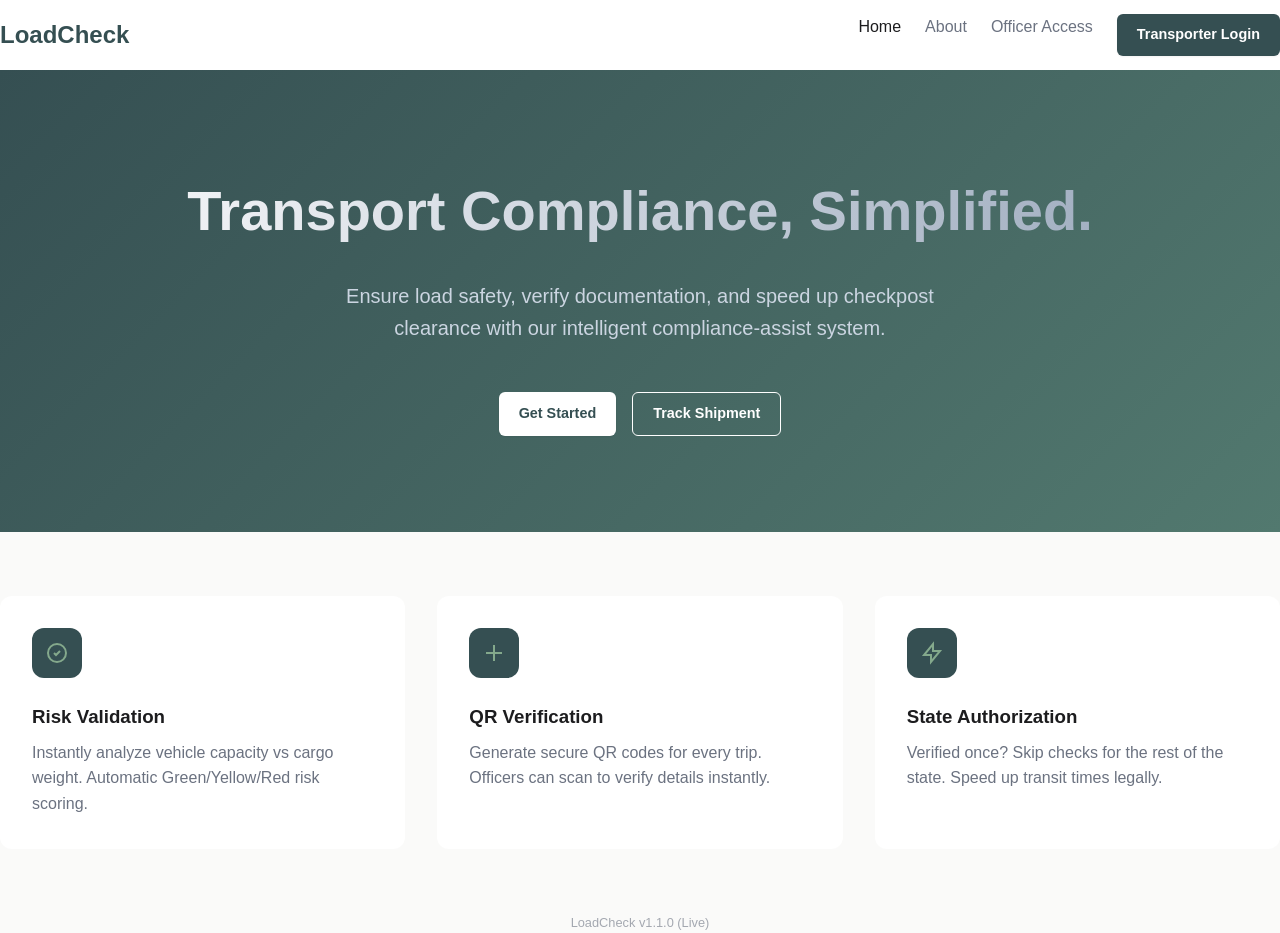
<file: loadcheck-main/frontend/public/index.html>
<!DOCTYPE html>
<html lang="en" data-theme="light">

<head>
    <meta charset="UTF-8">
    <meta name="viewport" content="width=device-width, initial-scale=1.0">
    <title>LoadCheck - Transport Compliance System</title>
    <meta name="description"
        content="Assist compliance, reduce delays. Verify load capacity and documentation instantly.">
    <link rel="stylesheet" href="styles/main.css">
    <link rel="stylesheet" href="styles/colors.css">
    <style>
        .hero-section {
            background: linear-gradient(135deg, var(--color-primary) 0%, var(--color-primary-light) 100%);
            color: white;
            padding: 6rem 0;
            text-align: center;
        }

        .hero-title {
            font-size: 3.5rem;
            margin-bottom: 1.5rem;
            background: linear-gradient(to right, #ffffff, #94a3b8);
            -webkit-background-clip: text;
            -webkit-text-fill-color: transparent;
        }

        .hero-subtitle {
            font-size: 1.25rem;
            color: #cbd5e1;
            max-width: 600px;
            margin: 0 auto 3rem;
        }

        .feature-grid {
            display: grid;
            grid-template-columns: repeat(auto-fit, minmax(300px, 1fr));
            gap: 2rem;
            margin: 4rem 0;
        }

        .feature-card {
            padding: 2rem;
            background: var(--color-bg-card);
            border-radius: var(--radius-lg);
            border: 1px solid var(--color-border);
            transition: transform var(--transition-smooth);
        }

        .feature-card:hover {
            transform: translateY(-5px);
        }

        .icon-box {
            width: 50px;
            height: 50px;
            background: var(--color-primary);
            border-radius: 12px;
            display: flex;
            align-items: center;
            justify-content: center;
            margin-bottom: 1.5rem;
            color: var(--color-accent);
        }
    </style>
</head>

<body>
    <nav style="background: var(--color-bg-card); border-bottom: 1px solid var(--color-border);">
        <div class="container"
            style="display: flex; justify-content: space-between; align-items: center; height: 70px;">
            <a href="index.html" style="font-weight: 700; font-size: 1.5rem; color: var(--color-primary);">LoadCheck</a>
            <div style="display: flex; gap: 1.5rem;">
                <a href="index.html" style="color: var(--color-text-main);">Home</a>
                <a href="about.html" style="color: var(--color-text-muted);">About</a>
                <a href="officer-view.html" style="color: var(--color-text-muted);">Officer Access</a>
                <a href="login.html" class="btn btn-primary">Transporter Login</a>
            </div>
        </div>
    </nav>

    <section class="hero-section">
        <div class="container">
            <h1 class="hero-title">Transport Compliance, Simplified.</h1>
            <p class="hero-subtitle">
                Ensure load safety, verify documentation, and speed up checkpost clearance with our intelligent
                compliance-assist system.
            </p>
            <div style="display: flex; gap: 1rem; justify-content: center;">
                <a href="login.html" class="btn btn-primary"
                    style="background: white; color: var(--color-primary); border: none;">Get Started</a>
                <a href="trip-public.html" class="btn btn-outline"
                    style="background: transparent; color: white; border: 1px solid white;">Track Shipment</a>
            </div>
        </div>
    </section>

    <section class="container">
        <div class="feature-grid">
            <div class="feature-card">
                <div class="icon-box">
                    <svg width="24" height="24" fill="none" stroke="currentColor" stroke-width="2" viewBox="0 0 24 24">
                        <path d="M9 12l2 2 4-4m6 2a9 9 0 11-18 0 9 9 0 0118 0z"></path>
                    </svg>
                </div>
                <h3>Risk Validation</h3>
                <p style="color: var(--color-text-muted); margin-top: 0.5rem;">
                    Instantly analyze vehicle capacity vs cargo weight. Automatic Green/Yellow/Red risk scoring.
                </p>
            </div>
            <div class="feature-card">
                <div class="icon-box">
                    <svg width="24" height="24" fill="none" stroke="currentColor" stroke-width="2" viewBox="0 0 24 24">
                        <path d="M12 4v16m8-8H4"></path>
                    </svg>
                </div>
                <h3>QR Verification</h3>
                <p style="color: var(--color-text-muted); margin-top: 0.5rem;">
                    Generate secure QR codes for every trip. Officers can scan to verify details instantly.
                </p>
            </div>
            <div class="feature-card">
                <div class="icon-box">
                    <svg width="24" height="24" fill="none" stroke="currentColor" stroke-width="2" viewBox="0 0 24 24">
                        <path d="M13 10V3L4 14h7v7l9-11h-7z"></path>
                    </svg>
                </div>
                <h3>State Authorization</h3>
                <p style="color: var(--color-text-muted); margin-top: 0.5rem;">
                    Verified once? Skip checks for the rest of the state. Speed up transit times legally.
                </p>
            </div>
        </div>
        <footer
            style="text-align: center; color: var(--color-text-muted); font-size: 0.8rem; margin-top: 2rem; opacity: 0.6;">
            LoadCheck v1.1.0 (Live)
        </footer>
    </section>
    <!-- Gateway Modal (Auto-triggers if ?id= is present) -->
    <style>
        .gateway-overlay {
            position: fixed;
            inset: 0;
            background: rgba(15, 23, 42, 0.9);
            z-index: 9999;
            display: none;
            align-items: center;
            justify-content: center;
            backdrop-filter: blur(5px);
        }

        .gateway-card {
            background: white;
            padding: 2.5rem;
            border-radius: 20px;
            width: 90%;
            max-width: 360px;
            text-align: center;
            box-shadow: 0 25px 50px -12px rgba(0, 0, 0, 0.25);
            animation: slideUp 0.3s ease-out;
        }

        @keyframes slideUp {
            from {
                transform: translateY(20px);
                opacity: 0;
            }

            to {
                transform: translateY(0);
                opacity: 1;
            }
        }

        .gateway-btn {
            display: block;
            width: 100%;
            padding: 1rem;
            margin-bottom: 0.75rem;
            border-radius: 12px;
            font-weight: 600;
            text-decoration: none;
            transition: 0.2s;
            border: none;
            font-size: 1rem;
        }
    </style>

    <div id="gatewayModal" class="gateway-overlay">
        <div class="gateway-card">
            <div
                style="width: 50px; height: 50px; background: #eff6ff; color: var(--color-primary); border-radius: 50%; display: flex; align-items: center; justify-content: center; margin: 0 auto 1.5rem;">
                <svg width="24" height="24" viewBox="0 0 24 24" fill="none" stroke="currentColor" stroke-width="2.5"
                    stroke-linecap="round" stroke-linejoin="round">
                    <rect x="3" y="11" width="18" height="11" rx="2" ry="2"></rect>
                    <path d="M7 11V7a5 5 0 0 1 10 0v4"></path>
                </svg>
            </div>

            <h2 style="margin: 0 0 0.5rem; color: #0f172a;">Verify Trip</h2>
            <div id="modalTripId"
                style="background: #f1f5f9; color: #475569; padding: 4px 12px; border-radius: 100px; display: inline-block; font-family: monospace; font-size: 0.85rem; font-weight: 600; margin-bottom: 1.5rem;">
                Looking up...
            </div>

            <p style="color: #64748b; margin-bottom: 2rem; font-size: 0.95rem; line-height: 1.5;">
                Select your role to access this trip's details.
            </p>

            <a id="modalPublicLink" href="#" class="gateway-btn"
                style="background: var(--color-primary); color: white;">Public Tracking</a>
            <a id="modalOfficerLink" href="#" class="gateway-btn"
                style="background: white; border: 1px solid #cbd5e1; color: #0f172a;">Officer Access</a>

            <button onclick="document.getElementById('gatewayModal').style.display='none'"
                style="background: none; border: none; color: #94a3b8; font-size: 0.85rem; margin-top: 1rem; cursor: pointer;">Close
                / Go Home</button>
        </div>
    </div>

    <script>
        document.addEventListener('DOMContentLoaded', () => {
            const params = new URLSearchParams(window.location.search);
            const tripId = params.get('id');

            if (tripId) {
                // Open Gateway Modal
                const modal = document.getElementById('gatewayModal');
                const title = document.getElementById('modalTripId');
                const publicLink = document.getElementById('modalPublicLink');
                const officerLink = document.getElementById('modalOfficerLink');

                modal.style.display = 'flex';
                title.textContent = `TRIP #${tripId.substring(0, 8).toUpperCase()}`;

                publicLink.href = `trip-public.html?id=${tripId}`;
                officerLink.href = `officer-view.html?id=${tripId}`;
            }
        });
    </script>
</body>

</html>
</file>
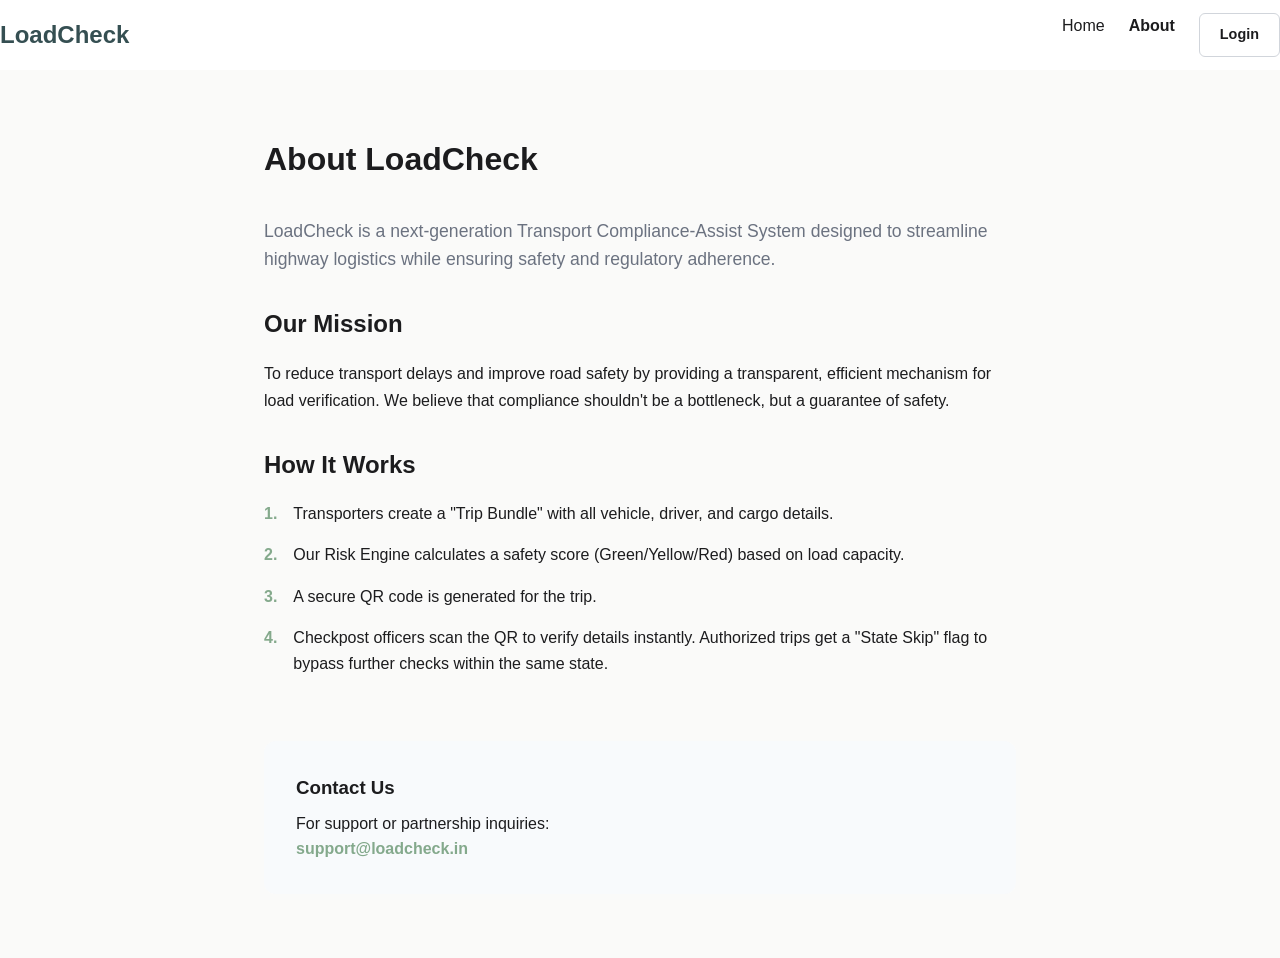
<file: loadcheck-main/frontend/public/about.html>
<!DOCTYPE html>
<html lang="en" data-theme="light">

<head>
    <meta charset="UTF-8">
    <meta name="viewport" content="width=device-width, initial-scale=1.0">
    <title>About - LoadCheck</title>
    <link rel="stylesheet" href="styles/main.css">
    <link rel="stylesheet" href="styles/colors.css">
</head>

<body>
    <nav style="background: var(--color-bg-card); border-bottom: 1px solid var(--color-border);">
        <div class="container"
            style="display: flex; justify-content: space-between; align-items: center; height: 70px;">
            <a href="index.html" style="font-weight: 700; font-size: 1.5rem; color: var(--color-primary);">LoadCheck</a>
            <div style="display: flex; gap: 1.5rem;">
                <a href="index.html" style="color: var(--color-text-main);">Home</a>
                <a href="about.html" style="color: var(--color-text-main); font-weight: 600;">About</a>
                <a href="login.html" class="btn btn-outline">Login</a>
            </div>
        </div>
    </nav>

    <div class="container" style="padding: 4rem 1.5rem; max-width: 800px;">
        <h1 style="margin-bottom: 2rem;">About LoadCheck</h1>
        <p style="font-size: 1.1rem; color: var(--color-text-muted); margin-bottom: 2rem;">
            LoadCheck is a next-generation Transport Compliance-Assist System designed to streamline highway logistics
            while ensuring safety and regulatory adherence.
        </p>

        <h2 style="margin-bottom: 1rem;">Our Mission</h2>
        <p style="margin-bottom: 2rem; line-height: 1.7;">
            To reduce transport delays and improve road safety by providing a transparent, efficient mechanism for load
            verification. We believe that compliance shouldn't be a bottleneck, but a guarantee of safety.
        </p>

        <h2 style="margin-bottom: 1rem;">How It Works</h2>
        <ul style="list-style: none; display: grid; gap: 1rem;">
            <li style="display: flex; gap: 1rem; align-items: start;">
                <span style="color: var(--color-accent); font-weight: 700;">1.</span>
                <span>Transporters create a "Trip Bundle" with all vehicle, driver, and cargo details.</span>
            </li>
            <li style="display: flex; gap: 1rem; align-items: start;">
                <span style="color: var(--color-accent); font-weight: 700;">2.</span>
                <span>Our Risk Engine calculates a safety score (Green/Yellow/Red) based on load capacity.</span>
            </li>
            <li style="display: flex; gap: 1rem; align-items: start;">
                <span style="color: var(--color-accent); font-weight: 700;">3.</span>
                <span>A secure QR code is generated for the trip.</span>
            </li>
            <li style="display: flex; gap: 1rem; align-items: start;">
                <span style="color: var(--color-accent); font-weight: 700;">4.</span>
                <span>Checkpost officers scan the QR to verify details instantly. Authorized trips get a "State Skip"
                    flag to bypass further checks within the same state.</span>
            </li>
        </ul>

        <div style="margin-top: 4rem; padding: 2rem; background: #F8FAFC; border-radius: var(--radius-lg);">
            <h3>Contact Us</h3>
            <p style="margin-top: 0.5rem;">For support or partnership inquiries:</p>
            <a href="mailto:support@loadcheck.in"
                style="font-weight: 600; color: var(--color-accent);">support@loadcheck.in</a>
        </div>
    </div>
</body>

</html>
</file>
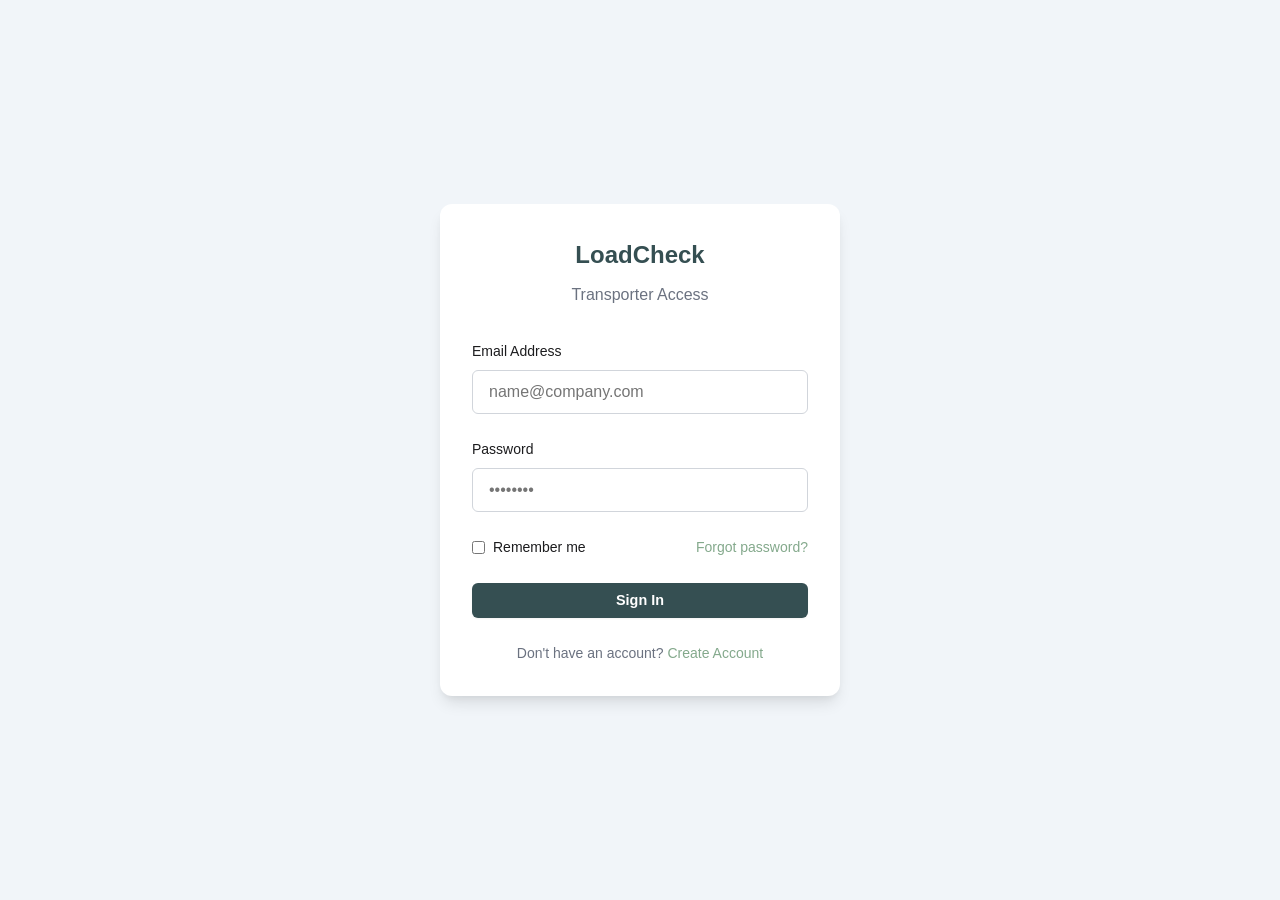
<file: loadcheck-main/frontend/public/create-trip.html>
<!DOCTYPE html>
<html lang="en">

<head>
    <meta charset="UTF-8">
    <meta name="viewport" content="width=device-width, initial-scale=1.0">
    <title>Create Trip - LoadCheck</title>
    <link href="https://fonts.googleapis.com/css2?family=Inter:wght@400;500;600;700&display=swap" rel="stylesheet">
    <style>
        :root {
            --primary: #2563eb;
            --primary-hover: #1d4ed8;
            --bg-main: #f8fafc;
            --sidebar: #ffffff;
            --border: #e2e8f0;
            --text-dark: #000000;
            --text-muted: #1a1a1a;
            --safe: #10b981;
            --warning: #f59e0b;
            --danger: #ef4444;
        }

        body {
            font-family: 'Inter', sans-serif;
            background-color: var(--bg-main);
            color: var(--text-dark);
            margin: 0;
            display: flex;
            min-height: 100vh;
        }

        /* --- Sidebar (Synced with Dashboard) --- */
        .sidebar {
            width: 260px;
            background: var(--sidebar);
            border-right: 1px solid var(--border);
            display: flex;
            flex-direction: column;
            position: fixed;
            height: 100vh;
            z-index: 100;
        }

        .brand {
            padding: 2rem 1.5rem;
            display: flex;
            align-items: center;
            gap: 12px;
            font-size: 1.25rem;
            font-weight: 800;
            color: var(--primary);
            letter-spacing: -0.5px;
        }

        .nav-links {
            list-style: none;
            padding: 0 0.75rem;
            margin: 0;
            flex-grow: 1;
        }

        .nav-links a {
            text-decoration: none;
            color: var(--text-muted);
            font-weight: 500;
            padding: 0.75rem 1rem;
            display: flex;
            border-radius: 8px;
            margin-bottom: 4px;
            transition: 0.2s;
        }

        .nav-links a.active,
        .nav-links a:hover {
            background: #eff6ff;
            color: var(--primary);
        }

        /* --- Stepper UI --- */
        .stepper {
            display: flex;
            justify-content: space-between;
            margin-bottom: 3rem;
            position: relative;
        }

        .step-item {
            display: flex;
            flex-direction: column;
            align-items: center;
            z-index: 2;
            flex: 1;
        }

        .step-circle {
            width: 36px;
            height: 36px;
            border-radius: 50%;
            background: white;
            border: 2px solid var(--border);
            display: flex;
            align-items: center;
            justify-content: center;
            font-weight: 600;
            margin-bottom: 0.5rem;
            transition: 0.3s;
        }

        .step-item.active .step-circle {
            background: var(--primary);
            border-color: var(--primary);
            color: white;
            box-shadow: 0 0 0 4px rgba(37, 99, 235, 0.1);
        }

        .step-label {
            font-size: 0.7rem;
            font-weight: 700;
            color: var(--text-muted);
            text-transform: uppercase;
            letter-spacing: 0.025em;
        }

        .step-item.active .step-label {
            color: var(--primary);
        }

        /* --- Form & Layout --- */
        .main-content {
            margin-left: 260px;
            flex-grow: 1;
            padding: 2.5rem 3rem;
            display: flex;
            justify-content: center;
        }

        .form-container {
            width: 100%;
            max-width: 700px;
        }

        .card {
            background: white;
            padding: 2.5rem;
            border-radius: 16px;
            border: 1px solid var(--border);
            box-shadow: 0 1px 3px rgba(0, 0, 0, 0.05);
        }

        .form-group {
            margin-bottom: 1.5rem;
        }

        .form-label {
            display: block;
            font-size: 0.875rem;
            font-weight: 600;
            margin-bottom: 0.5rem;
            color: var(--text-dark);
        }

        .form-input,
        .form-select {
            width: 100%;
            padding: 0.75rem 1rem;
            border: 1px solid var(--border);
            border-radius: 10px;
            font-size: 0.95rem;
            transition: 0.2s;
            box-sizing: border-box;
            background-color: #fff;
        }

        .form-input:focus {
            outline: none;
            border-color: var(--primary);
            box-shadow: 0 0 0 4px rgba(37, 99, 235, 0.1);
        }

        .grid-2 {
            display: grid;
            grid-template-columns: 1fr 1fr;
            gap: 1.5rem;
        }

        .btn {
            padding: 0.75rem 1.5rem;
            border-radius: 10px;
            font-weight: 600;
            cursor: pointer;
            transition: 0.2s;
            border: none;
            font-size: 0.95rem;
        }

        .btn-primary {
            background: var(--primary);
            color: white;
        }

        .btn-primary:hover {
            background: var(--primary-hover);
        }

        .btn-outline {
            background: transparent;
            border: 1px solid var(--border);
            color: var(--text-muted);
        }

        /* --- Modal --- */
        .modal-overlay {
            position: fixed;
            inset: 0;
            background: rgba(15, 23, 42, 0.7);
            display: flex;
            align-items: center;
            justify-content: center;
            z-index: 1000;
            opacity: 0;
            pointer-events: none;
            transition: 0.3s;
        }

        .modal-overlay.active {
            opacity: 1;
            pointer-events: all;
        }

        .success-card {
            background: white;
            padding: 3rem;
            border-radius: 24px;
            text-align: center;
            max-width: 400px;
            transform: scale(0.9);
            transition: 0.3s;
        }

        .modal-overlay.active .success-card {
            transform: scale(1);
        }

        .checkmark-circle {
            width: 70px;
            height: 70px;
            background: var(--safe);
            border-radius: 50%;
            color: white;
            font-size: 2rem;
            display: flex;
            align-items: center;
            justify-content: center;
            margin: 0 auto 1.5rem;
        }
    </style>
</head>

<body>
    <aside class="sidebar">
        <div class="brand">
            <svg width="24" height="24" viewBox="0 0 24 24" fill="none" stroke="currentColor" stroke-width="3"
                stroke-linecap="round" stroke-linejoin="round">
                <path d="M13 2L3 14h9l-1 8 10-12h-9l1-8z" />
            </svg>
            LoadCheck
        </div>
        <ul class="nav-links">
            <li><a href="dashboard.html">Overview</a></li>
            <li><a href="#" class="active">Create Trip</a></li>
            <li style="margin-top: auto;"><a href="index.html" style="color: var(--danger);">Logout</a></li>
        </ul>
    </aside>

    <main class="main-content">
        <div class="form-container">
            <header style="margin-bottom: 2.5rem; display: flex; justify-content: space-between; align-items: center;">
                <h2 style="margin: 0; font-size: 1.75rem; font-weight: 700;">Create New Trip</h2>
                <a href="dashboard.html" class="btn btn-outline" style="text-decoration: none;">Cancel</a>
            </header>

            <div class="stepper">
                <div class="step-item active" id="stepIndicator1">
                    <div class="step-circle">1</div>
                    <div class="step-label">Vehicle</div>
                </div>
                <div class="step-item" id="stepIndicator2">
                    <div class="step-circle">2</div>
                    <div class="step-label">Driver</div>
                </div>
                <div class="step-item" id="stepIndicator3">
                    <div class="step-circle">3</div>
                    <div class="step-label">Cargo</div>
                </div>
                <div class="step-item" id="stepIndicator4">
                    <div class="step-circle">4</div>
                    <div class="step-label">Taxes</div>
                </div>
                <div class="step-item" id="stepIndicator5">
                    <div class="step-circle">5</div>
                    <div class="step-label">Verify</div>
                </div>
            </div>

            <form id="createTripForm" class="card">
                <div class="form-step" id="step1">
                    <h3 style="margin-top: 0; margin-bottom: 1.5rem;">Vehicle Details</h3>
                    <div class="form-group">
                        <label class="form-label">RC Number</label>
                        <input type="text" name="vehicle_rc" class="form-input" placeholder="e.g., MH 12 AB 1234"
                            required>
                    </div>
                    <div class="grid-2">
                        <div class="form-group">
                            <label class="form-label">Insurance Expiry</label>
                            <input type="date" name="insurance_expiry" class="form-input" required>
                        </div>
                        <div class="form-group">
                            <label class="form-label">PUC Expiry</label>
                            <input type="date" name="puc_expiry" class="form-input" required>
                        </div>
                    </div>
                </div>

                <div class="form-step" id="step2" style="display: none;">
                    <h3 style="margin-top: 0; margin-bottom: 1.5rem;">Driver Details</h3>
                    <div class="form-group">
                        <label class="form-label">Driver License Number</label>
                        <input type="text" name="driver_license" class="form-input" placeholder="DL-1420110012345"
                            required>
                    </div>
                    <div class="form-group">
                        <label class="form-label">Driver Name</label>
                        <input type="text" name="driver_name" class="form-input" placeholder="Full Name" required>
                    </div>
                    <div class="form-group">
                        <label class="form-label">Co-Driver License (Optional)</label>
                        <input type="text" name="codriver_license" class="form-input">
                    </div>
                </div>

                <div class="form-step" id="step3" style="display: none;">
                    <h3 style="margin-top: 0; margin-bottom: 1rem;">Cargo Details</h3>
                    <div
                        style="background: #f8fafc; padding: 1rem; border-radius: 12px; margin-bottom: 1.5rem; border: 1px solid var(--border);">
                        <h4
                            style="font-size: 0.75rem; margin: 0 0 0.5rem; color: var(--text-muted); text-transform: uppercase;">
                            Risk Management Preview</h4>
                        <div style="display: flex; gap: 1rem; font-size: 0.75rem; font-weight: 500;">
                            <span style="display: flex; align-items: center; gap: 4px;"><span
                                    style="width: 8px; height: 8px; background: var(--safe); border-radius: 50%;"></span>
                                Green (&lt;80%)</span>
                            <span style="display: flex; align-items: center; gap: 4px;"><span
                                    style="width: 8px; height: 8px; background: var(--warning); border-radius: 50%;"></span>
                                Yellow (80-100%)</span>
                            <span style="display: flex; align-items: center; gap: 4px;"><span
                                    style="width: 8px; height: 8px; background: var(--danger); border-radius: 50%;"></span>
                                Red (&gt;100%)</span>
                        </div>
                    </div>
                    <div class="grid-2">
                        <div class="form-group">
                            <label class="form-label">Truck Capacity (Tons)</label>
                            <input type="number" name="capacity" class="form-input" step="0.1" required>
                        </div>
                        <div class="form-group">
                            <label class="form-label">Cargo Weight (Tons)</label>
                            <input type="number" name="weight" class="form-input" step="0.1" required>
                        </div>
                    </div>
                    <div class="form-group">
                        <label class="form-label">Cargo Type</label>
                        <select name="cargo_type" class="form-select">
                            <option value="general">General Goods</option>
                            <option value="perishable">Perishable / Food</option>
                            <option value="hazardous">Hazardous / Chemical</option>
                            <option value="fragile">Fragile / Electronics</option>
                        </select>
                    </div>
                    <div class="grid-2">
                        <div class="form-group">
                            <label class="form-label">Source</label>
                            <input type="text" name="source" class="form-input" required>
                        </div>
                        <div class="form-group">
                            <label class="form-label">Destination</label>
                            <input type="text" name="destination" class="form-input" required>
                        </div>
                    </div>
                    <div class="form-group">
                        <label class="form-label">Origin State</label>
                        <input type="text" name="origin_state" class="form-input" placeholder="e.g. MH" required
                            maxlength="2">
                    </div>
                </div>

                <div class="form-step" id="step4" style="display: none;">
                    <h3 style="margin-top: 0; margin-bottom: 1.5rem;">Tax & Compliance</h3>
                    <div class="form-group">
                        <label class="form-label">e-Way Bill Number</label>
                        <input type="text" name="eway_bill" class="form-input" required>
                    </div>
                    <div class="form-group">
                        <label class="form-label">Invoice Number</label>
                        <input type="text" name="invoice_no" class="form-input" required>
                    </div>
                    <div class="grid-2">
                        <div class="form-group">
                            <label class="form-label">Supplier GSTIN</label>
                            <input type="text" name="supplier_gst" class="form-input" required>
                        </div>
                        <div class="form-group">
                            <label class="form-label">Receiver GSTIN</label>
                            <input type="text" name="receiver_gst" class="form-input" required>
                        </div>
                    </div>
                </div>

                <div class="form-step" id="step5" style="display: none;">
                    <h3 style="margin-top: 0; margin-bottom: 1.5rem;">Self Declaration</h3>
                    <div style="background: #fffbeb; border: 1px solid #fde68a; padding: 1.5rem; border-radius: 12px;">
                        <p style="font-size: 0.9rem; line-height: 1.6; margin: 0; color: #92400e;">
                            I hereby declare that the information provided above is true and correct to the best of my
                            knowledge. I understand that any falsification of data regarding vehicle fitness, insurance,
                            or cargo weight is a punishable offense under the Motor Vehicles Act.
                        </p>
                        <label
                            style="display: flex; gap: 0.75rem; margin-top: 1.5rem; align-items: center; cursor: pointer; font-weight: 600; color: #92400e;">
                            <input type="checkbox" id="declarationCheck" style="width: 18px; height: 18px;">
                            I Agree and Accept Responsibility
                        </label>
                    </div>
                </div>

                <div
                    style="margin-top: 2.5rem; display: flex; justify-content: space-between; border-top: 1px solid var(--border); padding-top: 1.5rem;">
                    <button type="button" id="prevBtn" class="btn btn-outline"
                        style="visibility: hidden;">Previous</button>
                    <div>
                        <button type="button" id="nextBtn" class="btn btn-primary">Next</button>
                        <button type="submit" id="submitBtn" class="btn"
                            style="display: none; background-color: #10b981; color: #000000; font-weight: 700;">Generate
                            Trip QR</button>
                    </div>
                </div>
            </form>
        </div>
    </main>

    <div id="successModal" class="modal-overlay">
        <div class="success-card">
            <div class="checkmark-circle">✓</div>
            <h2 style="margin-top: 0; font-weight: 700;">Trip Generated!</h2>
            <p style="color: var(--text-muted); line-height: 1.5; margin-bottom: 0;">Validating details and generating
                secure QR code...</p>
        </div>
    </div>

    <script src="js/auth.js"></script>
    <script src="js/api.js"></script>
    <script src="js/createTrip.js"></script>
</body>

</html>
</file>
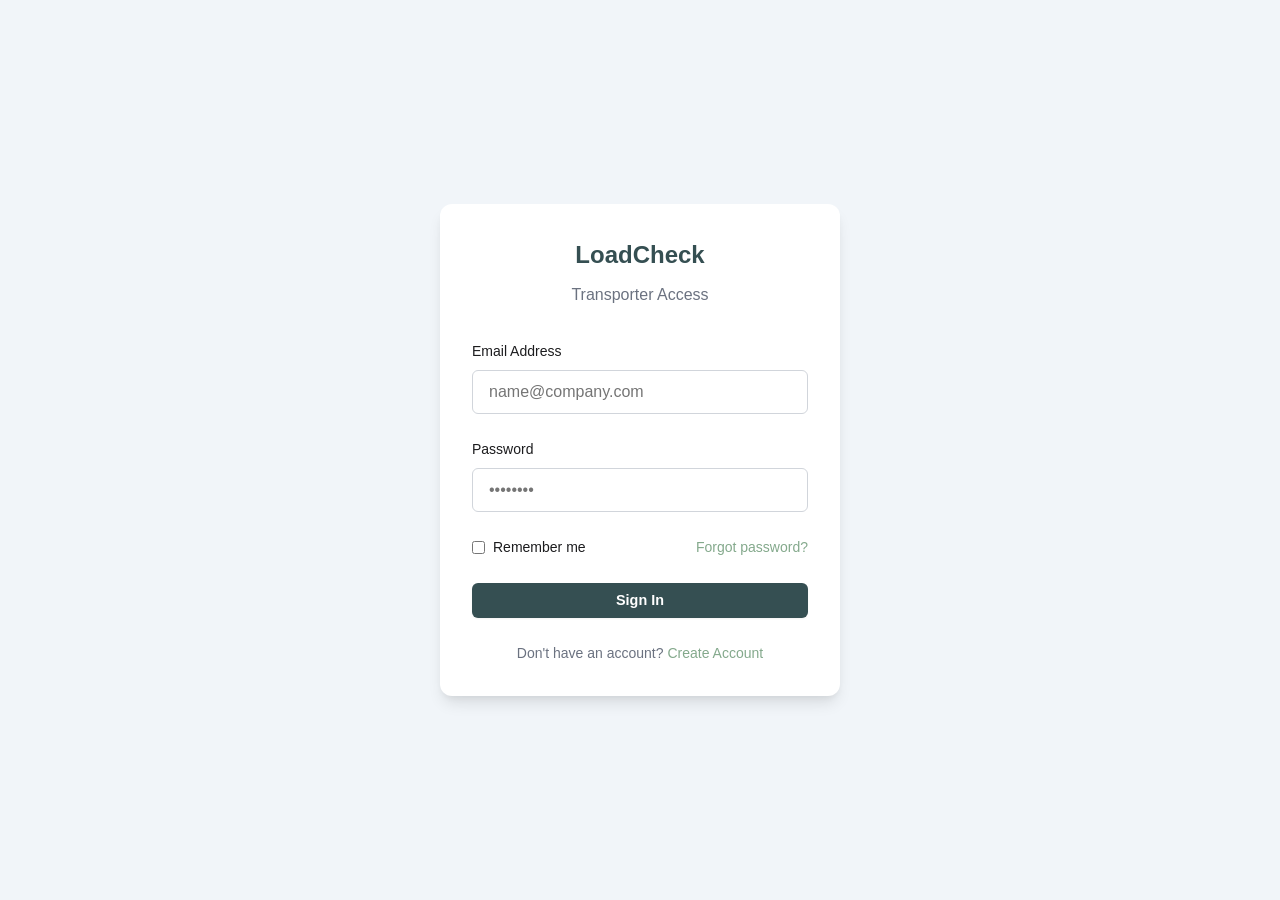
<file: loadcheck-main/frontend/public/dashboard.html>
<!DOCTYPE html>
<html lang="en">

<head>
    <meta charset="UTF-8">
    <meta name="viewport" content="width=device-width, initial-scale=1.0">
    <title>Dashboard - LoadCheck</title>
    <link href="https://fonts.googleapis.com/css2?family=Inter:wght@400;500;600;700&display=swap" rel="stylesheet">
    <style>
        :root {
            --primary: #2563eb;
            --primary-hover: #1d4ed8;
            --bg-sidebar: #ffffff;
            --bg-main: #f8fafc;
            --text-dark: #000000;
            --text-light: #1a1a1a;
            --border: #e2e8f0;
            --card-shadow: 0 1px 3px 0 rgb(0 0 0 / 0.1), 0 1px 2px -1px rgb(0 0 0 / 0.1);
        }

        body {
            font-family: 'Inter', sans-serif;
            background-color: var(--bg-main);
            color: var(--text-dark);
            margin: 0;
            display: flex;
            min-height: 100vh;
        }

        /* --- Sidebar Navigation --- */
        .sidebar {
            width: 260px;
            background: var(--bg-sidebar);
            border-right: 1px solid var(--border);
            display: flex;
            flex-direction: column;
            position: fixed;
            height: 100vh;
            z-index: 100;
        }

        .brand-section {
            padding: 2rem 1.5rem;
            display: flex;
            align-items: center;
            gap: 12px;
            font-size: 1.25rem;
            font-weight: 800;
            color: var(--primary);
            letter-spacing: -0.5px;
        }

        .nav-menu {
            list-style: none;
            padding: 0 0.75rem;
            margin: 0;
            flex-grow: 1;
        }

        .nav-item {
            text-decoration: none;
            color: var(--text-light);
            font-weight: 500;
            padding: 0.75rem 1rem;
            display: flex;
            align-items: center;
            gap: 12px;
            border-radius: 8px;
            margin-bottom: 4px;
            transition: all 0.2s;
        }

        .nav-item:hover {
            background: #f1f5f9;
            color: var(--text-dark);
        }

        .nav-item.active {
            background: #eff6ff;
            color: var(--primary);
        }

        .logout-btn {
            margin: 1rem 0.75rem 2rem;
            padding: 0.75rem 1rem;
            color: #ef4444;
            text-decoration: none;
            font-weight: 600;
            display: flex;
            align-items: center;
            gap: 10px;
            border-top: 1px solid var(--border);
            padding-top: 1.5rem;
        }

        /* --- Main Content Area --- */
        .content-area {
            margin-left: 260px;
            flex-grow: 1;
            padding: 2.5rem 3rem;
            max-width: 1300px;
        }

        .page-header {
            margin-bottom: 2.5rem;
            display: flex;
            justify-content: space-between;
            align-items: flex-end;
        }

        .page-header h2 {
            margin: 0;
            font-size: 1.875rem;
            font-weight: 700;
        }

        .page-header p {
            margin: 0.25rem 0 0;
            color: var(--text-light);
        }

        /* --- Metrics Grid --- */
        .metrics-grid {
            display: grid;
            grid-template-columns: repeat(3, 1fr);
            gap: 1.5rem;
            margin-bottom: 2.5rem;
        }

        .metric-card {
            background: #fff;
            padding: 1.5rem;
            border-radius: 12px;
            border: 1px solid var(--border);
            box-shadow: var(--card-shadow);
        }

        .metric-label {
            color: var(--text-light);
            font-size: 0.75rem;
            font-weight: 600;
            text-transform: uppercase;
            letter-spacing: 0.05em;
        }

        .metric-value {
            font-size: 2rem;
            font-weight: 700;
            margin: 0.5rem 0;
            display: flex;
            align-items: baseline;
            gap: 8px;
        }

        .metric-subtext {
            font-size: 0.875rem;
            color: var(--text-light);
        }

        /* --- Filters & Search --- */
        .action-bar {
            display: flex;
            gap: 1rem;
            margin-bottom: 1.5rem;
            align-items: center;
        }

        .search-box {
            flex-grow: 1;
            position: relative;
        }

        .input-field {
            width: 100%;
            padding: 0.75rem 1rem;
            border: 1px solid var(--border);
            border-radius: 8px;
            font-size: 0.93rem;
            box-sizing: border-box;
            transition: border-color 0.2s;
        }

        .input-field:focus {
            outline: none;
            border-color: var(--primary);
            box-shadow: 0 0 0 3px rgba(37, 99, 235, 0.1);
        }

        /* --- Table Styling --- */
        .table-container {
            background: #fff;
            border: 1px solid var(--border);
            border-radius: 12px;
            overflow: hidden;
            box-shadow: var(--card-shadow);
        }

        .table-title {
            padding: 1.25rem 1.5rem;
            border-bottom: 1px solid var(--border);
            display: flex;
            justify-content: space-between;
            align-items: center;
        }

        .table-title h3 {
            margin: 0;
            font-size: 1.1rem;
            font-weight: 700;
        }

        table {
            width: 100%;
            border-collapse: collapse;
        }

        th {
            background: #f8fafc;
            text-align: left;
            padding: 0.875rem 1.5rem;
            font-size: 0.75rem;
            font-weight: 600;
            color: var(--text-light);
            text-transform: uppercase;
        }

        td {
            padding: 1.125rem 1.5rem;
            border-bottom: 1px solid var(--border);
            font-size: 0.93rem;
        }

        .badge {
            padding: 4px 8px;
            border-radius: 6px;
            font-size: 0.75rem;
            font-weight: 700;
            text-transform: uppercase;
        }

        .badge-GREEN {
            background: #dcfce7;
            color: #166534;
        }

        .badge-YELLOW {
            background: #fef9c3;
            color: #854d0e;
        }

        .badge-RED {
            background: #fee2e2;
            color: #991b1b;
        }

        .btn-manage {
            color: var(--primary);
            text-decoration: none;
            font-weight: 600;
            font-size: 0.875rem;
        }

        .btn-manage:hover {
            text-decoration: underline;
        }
    </style>
</head>

<body>
    <aside class="sidebar">
        <div class="brand-section">
            <svg width="24" height="24" viewBox="0 0 24 24" fill="none" stroke="currentColor" stroke-width="3"
                stroke-linecap="round" stroke-linejoin="round">
                <path d="M13 2L3 14h9l-1 8 10-12h-9l1-8z" />
            </svg>
            LoadCheck
        </div>
        <nav class="nav-menu">
            <a href="dashboard.html" class="nav-item active">Overview</a>
            <a href="create-trip.html" class="nav-item">Create Trip</a>
            <a href="#" class="nav-item">My Trips</a>
            <a href="profile.html" class="nav-item">Profile</a>
        </nav>
        <a href="#" id="logoutBtn" class="logout-btn">
            <svg width="18" height="18" viewBox="0 0 24 24" fill="none" stroke="currentColor" stroke-width="2"
                stroke-linecap="round" stroke-linejoin="round">
                <path d="M9 21H5a2 2 0 0 1-2-2V5a2 2 0 0 1 2-2h4"></path>
                <polyline points="16 17 21 12 16 7"></polyline>
                <line x1="21" y1="12" x2="9" y2="12"></line>
            </svg>
            Logout
        </a>
    </aside>

    <main class="content-area">
        <div class="page-header">
            <div>
                <h2>Dashboard</h2>
                <p>Welcome back, <span id="userName" style="color: var(--text-dark); font-weight: 600;">Venkatesh</span>
                </p>
            </div>
        </div>

        <div class="metrics-grid">
            <div class="metric-card">
                <div class="metric-label">Safety Score</div>
                <div class="metric-value" style="color: #10b981;">98%</div>
                <div class="metric-subtext">Avg across 12 trips</div>
            </div>
            <div class="metric-card">
                <div class="metric-label">Active Trips</div>
                <div class="metric-value" id="activeTripsCount">0</div>
                <div class="metric-subtext">Currently in transit</div>
            </div>
            <div class="metric-card">
                <div class="metric-label">Pending Actions</div>
                <div class="metric-value" style="color: #f59e0b;">3</div>
                <div class="metric-subtext">Require attention</div>
            </div>
        </div>

        <div class="action-bar">
            <div class="search-box">
                <input type="text" id="searchInput" class="input-field" placeholder="Search Vehicle RC or Trip ID...">
            </div>
            <select id="statusFilter" class="input-field" style="width: 200px; cursor: pointer;">
                <option value="all">All Status</option>
                <option value="created">Created</option>
                <option value="in_transit">In Transit</option>
                <option value="completed">Completed</option>
            </select>
        </div>

        <div class="table-container">
            <div class="table-title">
                <h3>Recent Trips</h3>
                <a href="#" class="btn-manage" style="font-size: 0.8rem;">View All</a>
            </div>
            <table>
                <thead>
                    <tr>
                        <th>Trip ID</th>
                        <th>Date</th>
                        <th>Vehicle</th>
                        <th>Driver</th>
                        <th>Route</th>
                        <th>Risk</th>
                        <th>Status</th>
                        <th>Action</th>
                    </tr>
                </thead>
                <tbody id="tripTableBody">
                </tbody>
            </table>
        </div>
    </main>

    <script src="js/auth.js"></script>
    <script>
        let allTrips = [];

        document.addEventListener('DOMContentLoaded', async () => {
            const user = auth.requireAuth();
            if (user) document.getElementById('userName').textContent = user.name;

            try {
                const response = await fetch(`${API_BASE}/api/trip/my-trips/${user.id}`);
                if (!response.ok) throw new Error('Failed to fetch data');
                allTrips = await response.json();
                renderTrips(allTrips);
            } catch (err) {
                console.error("Dashboard Load Error:", err);
            }

            document.getElementById('logoutBtn').addEventListener('click', (e) => {
                e.preventDefault();
                auth.logout();
            });

            document.getElementById('searchInput').addEventListener('input', filterTrips);
            document.getElementById('statusFilter').addEventListener('change', filterTrips);
        });

        function filterTrips() {
            const query = document.getElementById('searchInput').value.toLowerCase();
            const status = document.getElementById('statusFilter').value;

            const filtered = allTrips.filter(trip => {
                const matchesSearch = trip.id.toLowerCase().includes(query) ||
                    (trip.vehicle && trip.vehicle.number.toLowerCase().includes(query));
                const matchesStatus = status === 'all' || trip.status === status;
                return matchesSearch && matchesStatus;
            });
            renderTrips(filtered);
        }

        function renderTrips(trips) {
            const tbody = document.getElementById('tripTableBody');
            tbody.innerHTML = '';

            if (trips.length === 0) {
                tbody.innerHTML = '<tr><td colspan="8" style="text-align:center; padding: 3rem; color: #94a3b8;">No matching trips found.</td></tr>';
                return;
            }

            [...trips].reverse().forEach(trip => {
                const date = trip.created_at ? new Date(trip.created_at).toLocaleDateString() : 'N/A';
                const tr = document.createElement('tr');
                tr.innerHTML = `
                    <td style="font-family: monospace; font-weight: 600;">#${trip.id.substring(0, 8)}</td>
                    <td>${date}</td>
                    <td><span style="background: #f1f5f9; padding: 4px 8px; border-radius: 4px; font-weight: 600;">${trip.vehicle?.number || 'N/A'}</span></td>
                    <td>${trip.driver?.name || 'Unknown'}</td>
                    <td style="color: var(--text-light); font-size: 0.85rem;">${trip.cargo?.source} &rarr; ${trip.cargo?.destination}</td>
                    <td><span class="badge badge-${trip.risk_color}">${trip.risk_color}</span></td>
                    <td style="text-transform: capitalize; font-weight: 500;">${trip.status.replace('_', ' ')}</td>
                    <td><a href="trip-summary.html?id=${trip.id}" class="btn-manage">Manage</a></td>
                `;
                tbody.appendChild(tr);
            });

            updateDashboardStats(allTrips);
        }

        function updateDashboardStats(trips) {
            // 1. Safety Score (Simple Logic: % of Green Trips)
            const totalTrips = trips.length;
            const safeTrips = trips.filter(t => t.risk_color === 'GREEN').length;
            const safetyScore = totalTrips > 0 ? Math.round((safeTrips / totalTrips) * 100) : 100;

            const safetyScoreEl = document.querySelector('.metric-card:nth-child(1) .metric-value');
            if (safetyScoreEl) {
                safetyScoreEl.textContent = `${safetyScore}%`;
                // Optional: Change color based on score
                safetyScoreEl.style.color = safetyScore >= 80 ? '#10b981' : (safetyScore >= 50 ? '#f59e0b' : '#ef4444');
            }

            const safetySubtext = document.querySelector('.metric-card:nth-child(1) .metric-subtext');
            if (safetySubtext) safetySubtext.textContent = `Based on ${totalTrips} trips`;

            // 2. Active Trips
            const activeCount = trips.filter(t => t.status === 'in_transit' || t.status === 'created').length;
            const activeTripsEl = document.getElementById('activeTripsCount');
            if (activeTripsEl) activeTripsEl.textContent = activeCount;

            // 3. Pending Actions (Risk = RED or Status = Created)
            const pendingCount = trips.filter(t => t.risk_color === 'RED' || t.status === 'created').length;
            const pendingEl = document.querySelector('.metric-card:nth-child(3) .metric-value');
            if (pendingEl) pendingEl.textContent = pendingCount;
        }
    </script>
</body>

</html>
</file>
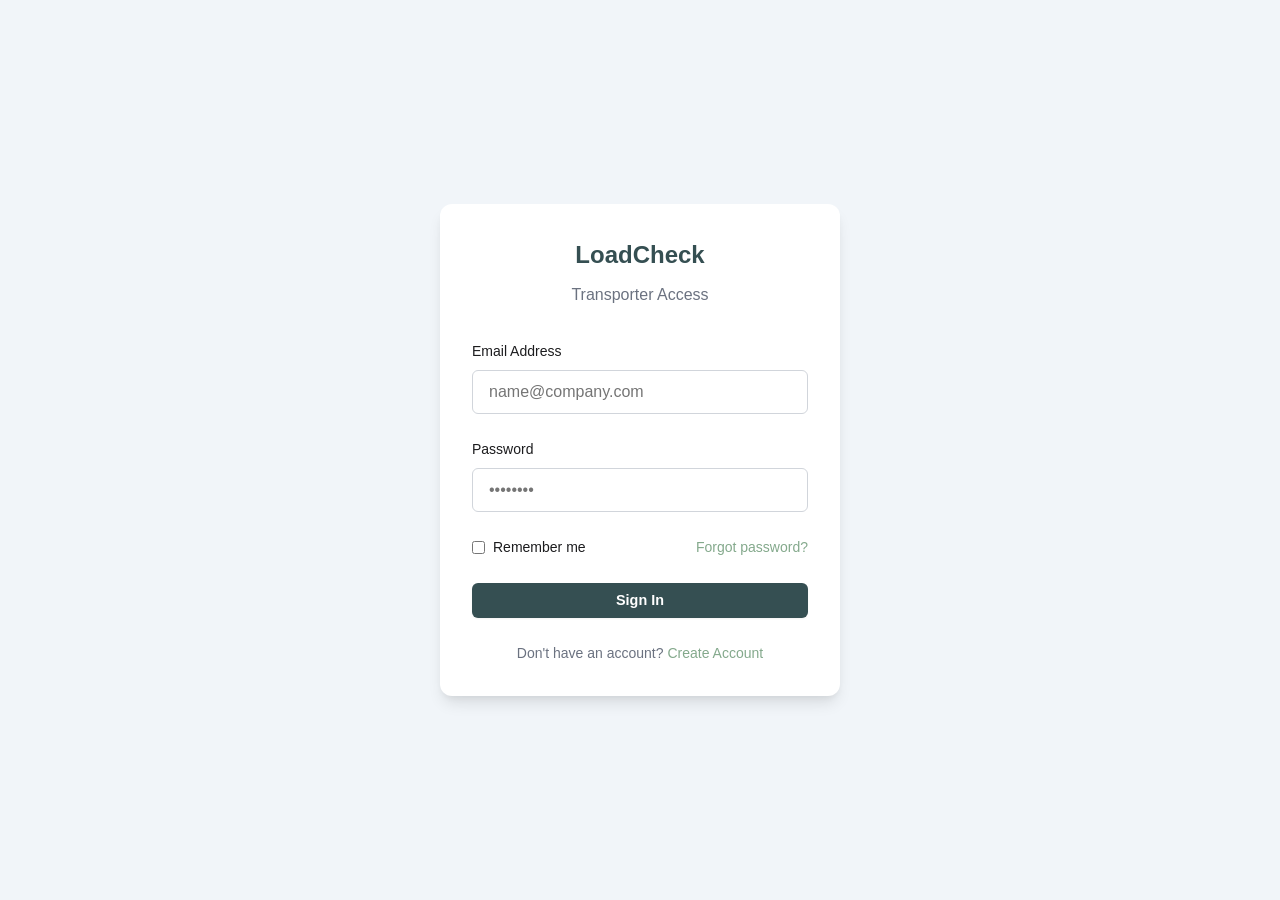
<file: loadcheck-main/frontend/public/login.html>
<!DOCTYPE html>
<html lang="en" data-theme="light">

<head>
    <meta charset="UTF-8">
    <meta name="viewport" content="width=device-width, initial-scale=1.0">
    <title>Login - LoadCheck</title>
    <link rel="stylesheet" href="styles/main.css">
    <link rel="stylesheet" href="styles/colors.css">
    <link rel="stylesheet" href="styles/forms.css">
    <style>
        .login-page {
            min-height: 100vh;
            display: flex;
            align-items: center;
            justify-content: center;
            background-color: #F1F5F9;
        }

        .login-card {
            width: 100%;
            max-width: 400px;
            background: white;
            padding: 2rem;
            border-radius: var(--radius-lg);
            box-shadow: var(--shadow-lg);
        }

        .brand-header {
            text-align: center;
            margin-bottom: 2rem;
        }
    </style>
</head>

<body>
    <div class="login-page">
        <div class="login-card animate-fade-in">
            <div class="brand-header">
                <a href="index.html"
                    style="font-size: 1.5rem; font-weight: 700; color: var(--color-primary);">LoadCheck</a>
                <p style="color: var(--color-text-muted); margin-top: 0.5rem;">Transporter Access</p>
            </div>

            <form id="loginForm">
                <div class="form-group">
                    <label class="form-label" for="email">Email Address</label>
                    <input type="email" id="email" class="form-input" placeholder="name@company.com" required>
                </div>

                <div class="form-group">
                    <label class="form-label" for="password">Password</label>
                    <input type="password" id="password" class="form-input" placeholder="••••••••" required>
                </div>

                <div style="margin-bottom: 1.5rem; display: flex; justify-content: space-between; font-size: 0.875rem;">
                    <label style="display: flex; gap: 0.5rem;">
                        <input type="checkbox"> Remember me
                    </label>
                    <a href="#" style="color: var(--color-accent);">Forgot password?</a>
                </div>

                <div id="errorMessage"
                    style="color: var(--color-danger); font-size: 0.875rem; margin-bottom: 1rem; display: none;"></div>
                <button type="submit" class="btn btn-primary" style="width: 100%;">Sign In</button>
            </form>

            <p style="text-align: center; margin-top: 1.5rem; font-size: 0.875rem; color: var(--color-text-muted);">
                Don't have an account? <a href="register.html" style="color: var(--color-accent);">Create Account</a>
            </p>
        </div>
    </div>

    <script src="js/auth.js"></script>
    <script>
        document.getElementById('loginForm').addEventListener('submit', async (e) => {
            e.preventDefault();
            const email = document.getElementById('email').value;
            const password = document.getElementById('password').value;
            const errorDiv = document.getElementById('errorMessage');
            const btn = e.target.querySelector('button');

            try {
                errorDiv.style.display = 'none';
                btn.disabled = true;
                btn.textContent = 'Signing In...';
                await auth.login(email, password);
            } catch (err) {
                errorDiv.textContent = err.message;
                errorDiv.style.display = 'block';
                btn.disabled = false;
                btn.textContent = 'Sign In';
            }
        });
    </script>
</body>

</html>
</file>
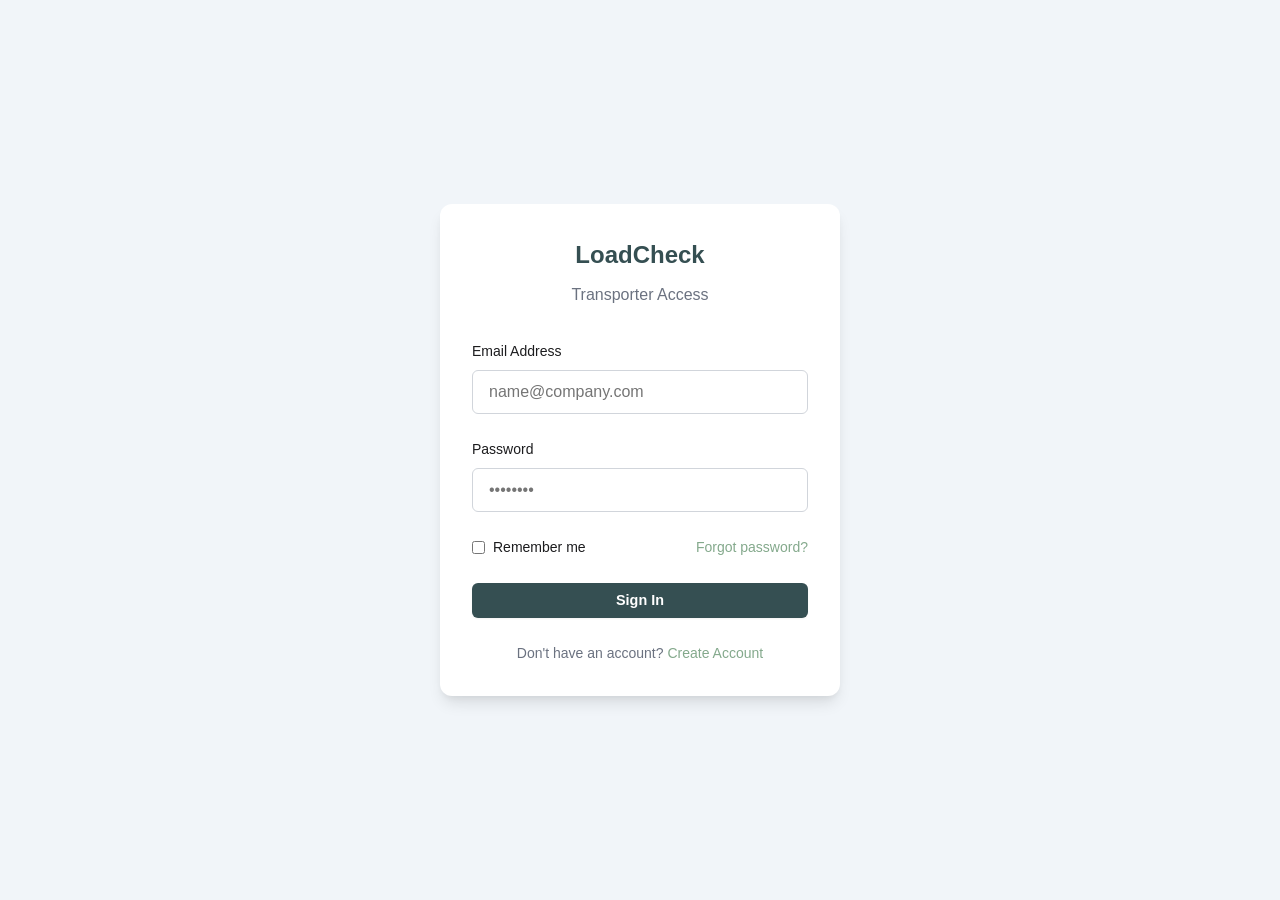
<file: loadcheck-main/frontend/public/profile.html>
<!DOCTYPE html>
<html lang="en" data-theme="light">

<head>
    <meta charset="UTF-8">
    <meta name="viewport" content="width=device-width, initial-scale=1.0">
    <title>My Profile - LoadCheck</title>
    <link rel="stylesheet" href="styles/main.css">
    <link rel="stylesheet" href="styles/colors.css">
    <link rel="stylesheet" href="styles/dashboard.css">
</head>

<body>
    <div class="dashboard-layout">
        <aside class="sidebar">
            <div class="brand">
                <span style="color: var(--color-accent);">Load</span>Check
            </div>
            <ul class="nav-links">
                <li><a href="dashboard.html">Overview</a></li>
                <li><a href="create-trip.html">Create Trip</a></li>
                <li><a href="profile.html" class="active">Profile</a></li>
                <li style="margin-top: auto;"><a href="#" id="logoutBtn" style="color: var(--color-danger);">Logout</a>
                </li>
            </ul>
        </aside>

        <main class="main-content">
            <header class="header">
                <h2>My Profile</h2>
            </header>

            <div class="container" style="max-width: 600px; margin-left: 0;">
                <div class="card">
                    <div style="display: flex; align-items: center; gap: 1.5rem; margin-bottom: 2rem;">
                        <div
                            style="width: 80px; height: 80px; background: var(--color-primary); color: white; font-size: 2rem; display: flex; align-items: center; justify-content: center; border-radius: 50%;">
                            <span id="avatarInitials">U</span>
                        </div>
                        <div>
                            <h3 id="userName">Loading...</h3>
                            <span class="badge badge-yellow" id="userRole">Transporter</span>
                        </div>
                    </div>

                    <div style="display: grid; gap: 1.5rem;">
                        <div>
                            <label
                                style="font-size: 0.85rem; color: var(--color-text-muted); display: block; margin-bottom: 0.25rem;">Email
                                Address</label>
                            <div id="userEmail" style="font-weight: 500;">--</div>
                        </div>
                        <div>
                            <label
                                style="font-size: 0.85rem; color: var(--color-text-muted); display: block; margin-bottom: 0.25rem;">Company
                                Name</label>
                            <div id="userCompany" style="font-weight: 500;">--</div>
                        </div>
                        <div>
                            <label
                                style="font-size: 0.85rem; color: var(--color-text-muted); display: block; margin-bottom: 0.25rem;">Account
                                ID</label>
                            <div id="userId" style="font-family: monospace; color: var(--color-text-muted);">--</div>
                        </div>
                    </div>
                </div>
            </div>
        </main>
    </div>

    <script src="js/auth.js"></script>
    <script>
        document.addEventListener('DOMContentLoaded', () => {
            const user = auth.requireAuth();

            // Populate Data
            document.getElementById('userName').textContent = user.name;
            document.getElementById('userEmail').textContent = user.email;
            document.getElementById('userCompany').textContent = user.company || 'N/A';
            document.getElementById('userId').textContent = user.id;
            document.getElementById('avatarInitials').textContent = user.name.charAt(0).toUpperCase();

            // Logout
            document.getElementById('logoutBtn').addEventListener('click', (e) => {
                e.preventDefault();
                auth.logout();
            });
        });
    </script>
</body>

</html>
</file>
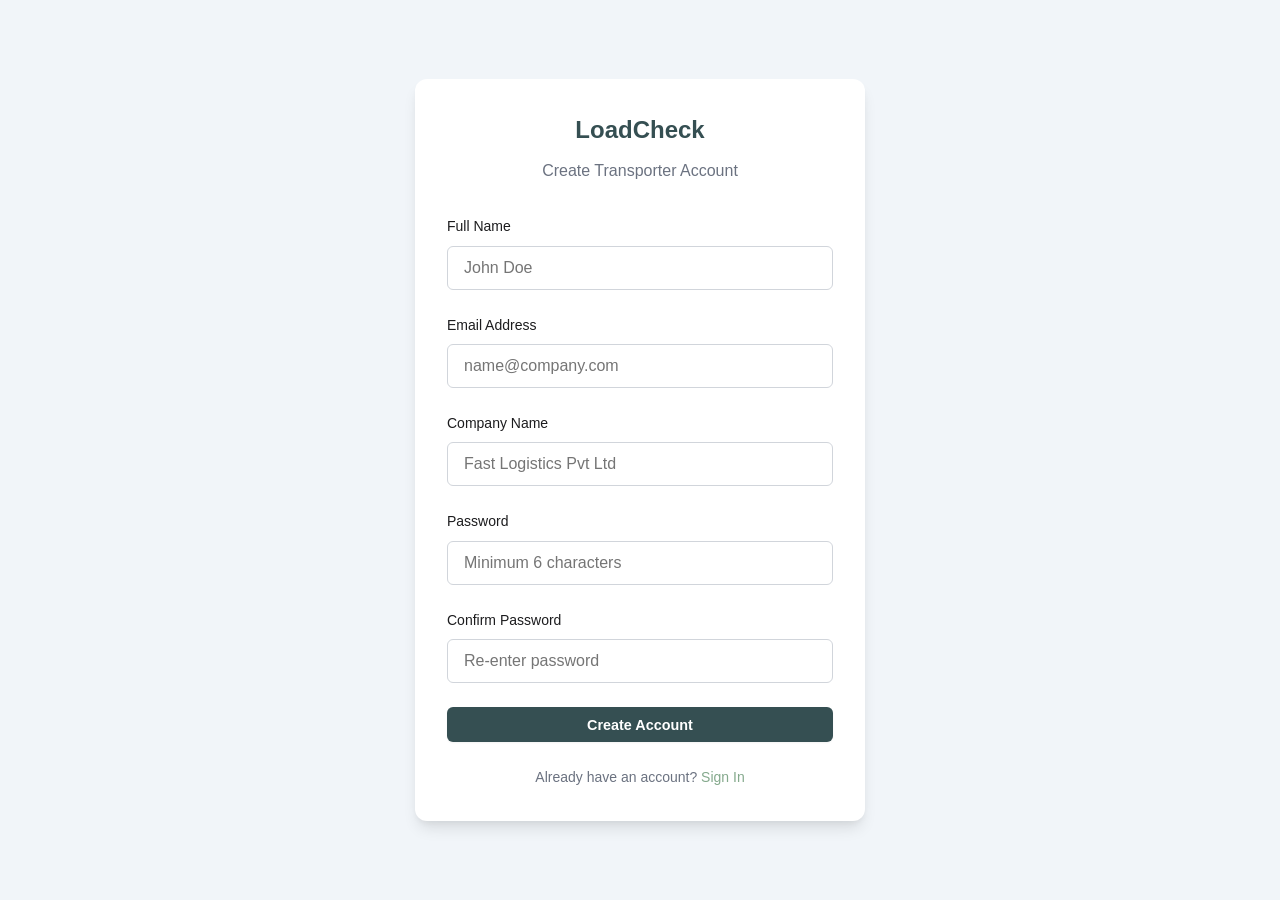
<file: loadcheck-main/frontend/public/register.html>
<!DOCTYPE html>
<html lang="en" data-theme="light">

<head>
    <meta charset="UTF-8">
    <meta name="viewport" content="width=device-width, initial-scale=1.0">
    <title>Register - LoadCheck</title>
    <link rel="stylesheet" href="styles/main.css">
    <link rel="stylesheet" href="styles/colors.css">
    <link rel="stylesheet" href="styles/forms.css">
    <style>
        .login-page {
            min-height: 100vh;
            display: flex;
            align-items: center;
            justify-content: center;
            background-color: #F1F5F9;
        }

        .login-card {
            width: 100%;
            max-width: 450px;
            background: white;
            padding: 2rem;
            border-radius: var(--radius-lg);
            box-shadow: var(--shadow-lg);
        }

        .brand-header {
            text-align: center;
            margin-bottom: 2rem;
        }
    </style>
</head>

<body>
    <div class="login-page">
        <div class="login-card animate-fade-in">
            <div class="brand-header">
                <a href="index.html"
                    style="font-size: 1.5rem; font-weight: 700; color: var(--color-primary);">LoadCheck</a>
                <p style="color: var(--color-text-muted); margin-top: 0.5rem;">Create Transporter Account</p>
            </div>

            <form id="registerForm">
                <div class="form-group">
                    <label class="form-label" for="name">Full Name</label>
                    <input type="text" id="name" class="form-input" placeholder="John Doe" required>
                </div>

                <div class="form-group">
                    <label class="form-label" for="email">Email Address</label>
                    <input type="email" id="email" class="form-input" placeholder="name@company.com" required>
                </div>

                <div class="form-group">
                    <label class="form-label" for="company_name">Company Name</label>
                    <input type="text" id="company_name" class="form-input" placeholder="Fast Logistics Pvt Ltd"
                        required>
                </div>

                <div class="form-group">
                    <label class="form-label" for="password">Password</label>
                    <input type="password" id="password" class="form-input" placeholder="Minimum 6 characters"
                        minlength="6" required>
                </div>

                <div class="form-group">
                    <label class="form-label" for="confirm_password">Confirm Password</label>
                    <input type="password" id="confirm_password" class="form-input" placeholder="Re-enter password"
                        minlength="6" required>
                </div>

                <div id="errorMessage"
                    style="color: var(--color-danger); font-size: 0.875rem; margin-bottom: 1rem; display: none;"></div>

                <button type="submit" class="btn btn-primary" style="width: 100%;">Create Account</button>
            </form>

            <p style="text-align: center; margin-top: 1.5rem; font-size: 0.875rem; color: var(--color-text-muted);">
                Already have an account? <a href="login.html" style="color: var(--color-accent);">Sign In</a>
            </p>
        </div>
    </div>

    <script src="js/auth.js"></script>
    <script>
        document.getElementById('registerForm').addEventListener('submit', async (e) => {
            e.preventDefault();
            const name = document.getElementById('name').value;
            const email = document.getElementById('email').value;
            const company = document.getElementById('company_name').value;
            const password = document.getElementById('password').value;
            const confirm = document.getElementById('confirm_password').value;
            const errorDiv = document.getElementById('errorMessage');

            if (password !== confirm) {
                errorDiv.textContent = "Passwords do not match!";
                errorDiv.style.display = "block";
                return;
            }

            try {
                // Call Auth JS function
                errorDiv.style.display = "none";
                const btn = e.target.querySelector('button');
                btn.disabled = true;
                btn.textContent = "Creating Account...";

                await auth.register({ name, email, company_name: company, password });
            } catch (err) {
                errorDiv.textContent = err.message || "Registration failed";
                errorDiv.style.display = "block";
                e.target.querySelector('button').disabled = false;
                e.target.querySelector('button').textContent = "Create Account";
            }
        });
    </script>
</body>

</html>
</file>
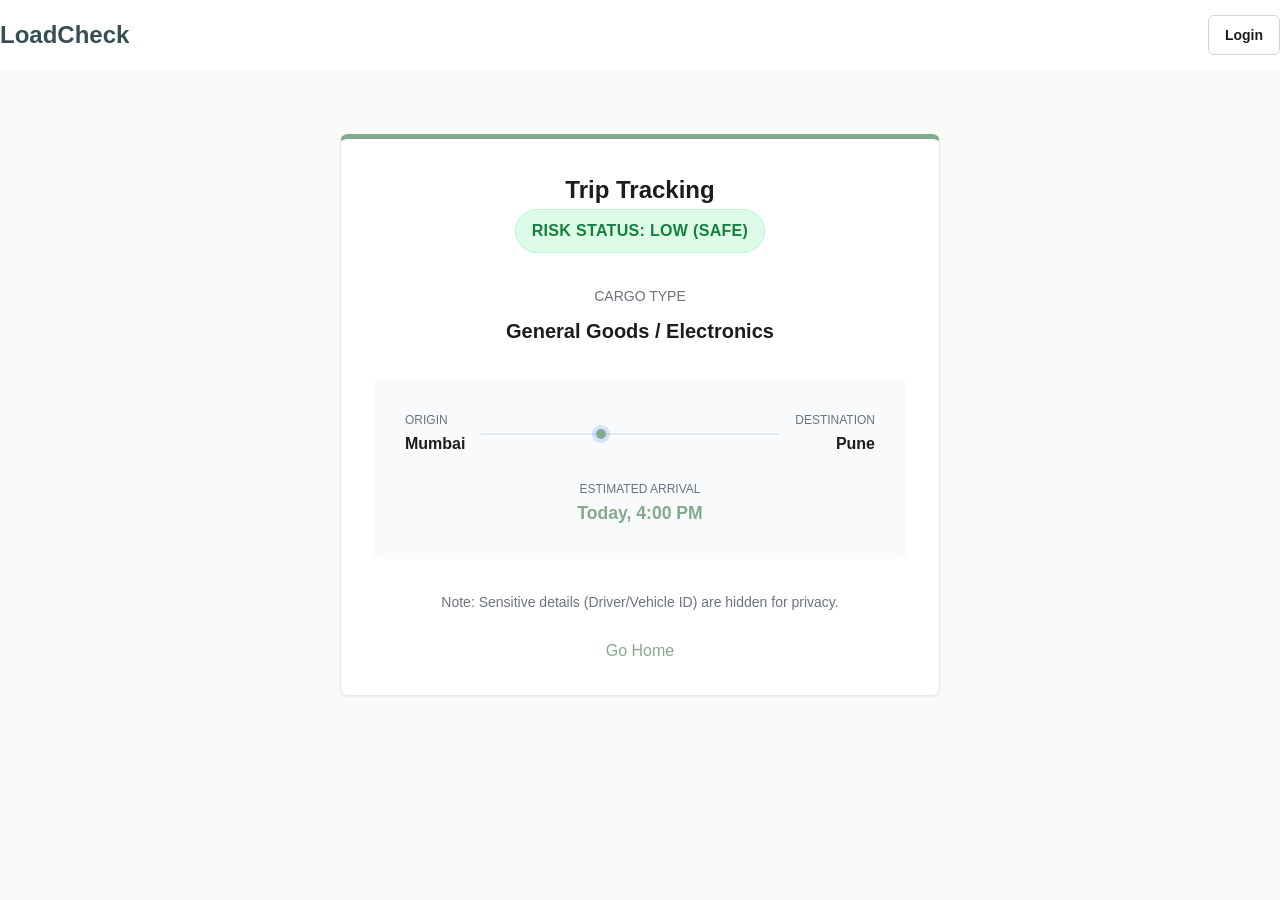
<file: loadcheck-main/frontend/public/trip-public.html>
<!DOCTYPE html>
<html lang="en" data-theme="light">

<head>
    <meta charset="UTF-8">
    <meta name="viewport" content="width=device-width, initial-scale=1.0">
    <title>Track Trip - LoadCheck</title>
    <link rel="stylesheet" href="styles/main.css">
    <link rel="stylesheet" href="styles/colors.css">
    <link rel="stylesheet" href="styles/dashboard.css">
    <style>
        .public-view-card {
            max-width: 600px;
            margin: 4rem auto;
            border-top: 5px solid var(--color-accent);
        }
    </style>
</head>

<body>
    <nav style="background: var(--color-bg-card); border-bottom: 1px solid var(--color-border);">
        <div class="container"
            style="display: flex; justify-content: space-between; align-items: center; height: 70px;">
            <a href="index.html" style="font-weight: 700; font-size: 1.5rem; color: var(--color-primary);">LoadCheck</a>
            <a href="login.html" class="btn btn-outline" style="padding: 0.5rem 1rem; font-size: 0.875rem;">Login</a>
        </div>
    </nav>

    <div class="container">
        <div class="card public-view-card">
            <header class="header"
                style="justify-content: center; flex-direction: column; gap: 0.5rem; text-align: center;">
                <h2 style="font-size: 1.5rem;">Trip Tracking</h2>
                <span class="badge badge-green" style="font-size: 1rem; padding: 0.5rem 1rem;">Risk Status: LOW
                    (Safe)</span>
            </header>

            <div style="margin: 2rem 0; text-align: center;">
                <div style="font-size: 0.875rem; color: var(--color-text-muted); margin-bottom: 0.5rem;">CARGO TYPE
                </div>
                <div style="font-size: 1.25rem; font-weight: 600;">General Goods / Electronics</div>
            </div>

            <div style="background: #F8FAFC; padding: 2rem; border-radius: var(--radius-md); margin-bottom: 2rem;">
                <!-- Route Visual -->
                <div style="display: flex; align-items: center; justify-content: space-between; margin-bottom: 1rem;">
                    <div style="text-align: left;">
                        <div style="font-size: 0.75rem; color: var(--color-text-muted);">ORIGIN</div>
                        <div style="font-weight: 600;">Mumbai</div>
                    </div>
                    <div style="flex: 1; margin: 0 1rem; height: 2px; background: #e2e8f0; position: relative;">
                        <!-- Progress dot -->
                        <div
                            style="position: absolute; top: 50%; left: 40%; width: 10px; height: 10px; background: var(--color-accent); border-radius: 50%; transform: translate(-50%, -50%); box-shadow: 0 0 0 4px rgba(59,130,246,0.2);">
                        </div>
                    </div>
                    <div style="text-align: right;">
                        <div style="font-size: 0.75rem; color: var(--color-text-muted);">DESTINATION</div>
                        <div style="font-weight: 600;">Pune</div>
                    </div>
                </div>
                <div style="text-align: center; margin-top: 1.5rem;">
                    <div style="font-size: 0.75rem; color: var(--color-text-muted);">ESTIMATED ARRIVAL</div>
                    <div style="font-size: 1.1rem; color: var(--color-accent); font-weight: 600;">Today, 4:00 PM</div>
                </div>
            </div>

            <div style="text-align: center;">
                <p style="font-size: 0.875rem; color: var(--color-text-muted);">
                    Note: Sensitive details (Driver/Vehicle ID) are hidden for privacy.
                </p>
                <a href="index.html"
                    style="display: inline-block; margin-top: 1.5rem; color: var(--color-accent); font-weight: 500;">Go
                    Home</a>
            </div>
        </div>
    </div>
</body>

</html>
</file>
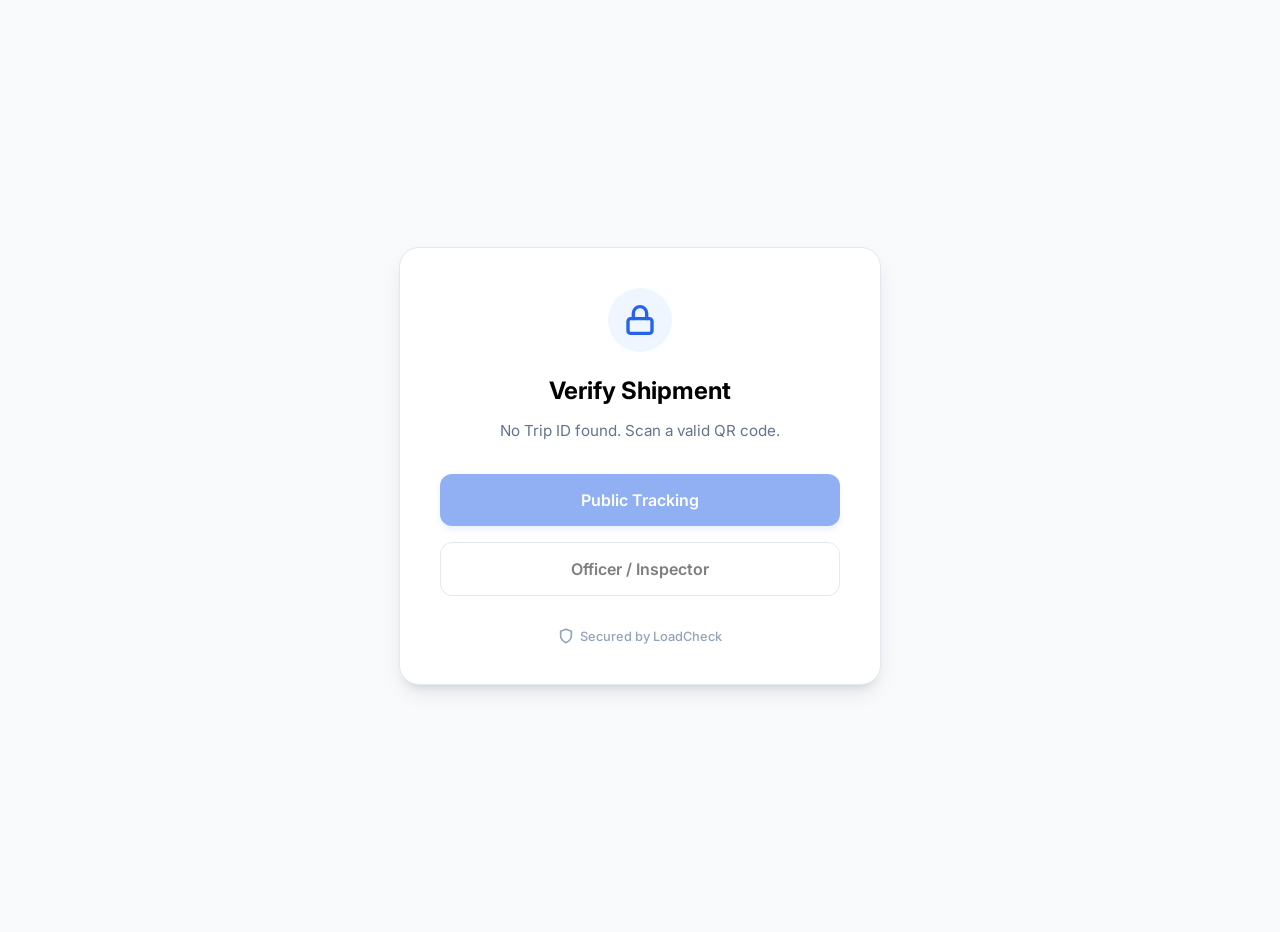
<file: loadcheck-main/frontend/public/verify.html>
<!DOCTYPE html>
<html lang="en">

<head>
    <meta charset="UTF-8">
    <meta name="viewport" content="width=device-width, initial-scale=1.0">
    <title>Verify Trip - LoadCheck</title>
    <link href="https://fonts.googleapis.com/css2?family=Inter:wght@400;500;600;700&display=swap" rel="stylesheet">
    <style>
        :root {
            --primary: #2563eb;
            --primary-hover: #1d4ed8;
            --bg-main: #f8fafc;
            --text-dark: #000000;
            --text-muted: #1a1a1a;
            /* Very Dark Gray for labels */
        }

        body {
            display: flex;
            align-items: center;
            justify-content: center;
            min-height: 100vh;
            background: var(--bg-main);
            margin: 0;
            font-family: 'Inter', sans-serif;
            color: var(--text-dark);
            padding: 1rem;
        }

        .gateway-card {
            background: white;
            border: 1px solid #e2e8f0;
            border-radius: 20px;
            padding: 2.5rem;
            width: 100%;
            max-width: 400px;
            text-align: center;
            box-shadow: 0 10px 25px -5px rgba(0, 0, 0, 0.1), 0 8px 10px -6px rgba(0, 0, 0, 0.1);
        }

        .icon-wrapper {
            width: 64px;
            height: 64px;
            background: #eff6ff;
            /* Light Blue */
            color: var(--primary);
            border-radius: 50%;
            display: flex;
            align-items: center;
            justify-content: center;
            margin: 0 auto 1.5rem;
        }

        h1 {
            font-size: 1.5rem;
            font-weight: 700;
            margin: 0 0 0.5rem;
            color: var(--text-dark);
        }

        p {
            color: #64748b;
            /* Muted slate for body text to avoid harshness */
            font-size: 0.95rem;
            line-height: 1.5;
            margin-bottom: 2rem;
        }

        .trip-chip {
            display: inline-block;
            background: #f1f5f9;
            color: var(--text-muted);
            padding: 6px 14px;
            border-radius: 100px;
            font-size: 0.85rem;
            font-weight: 600;
            margin-bottom: 1.5rem;
            font-family: monospace;
            border: 1px solid #cbd5e1;
        }

        .role-btn {
            display: block;
            width: 100%;
            padding: 1rem;
            margin-bottom: 1rem;
            border-radius: 12px;
            font-size: 1rem;
            font-weight: 600;
            text-decoration: none;
            transition: 0.2s;
            border: none;
            cursor: pointer;
            box-sizing: border-box;
        }

        .btn-public {
            background: var(--primary);
            color: white;
            box-shadow: 0 4px 6px -1px rgba(37, 99, 235, 0.2);
        }

        .btn-public:hover {
            background: var(--primary-hover);
        }

        .btn-officer {
            background: white;
            color: var(--text-dark);
            border: 1px solid #cbd5e1;
        }

        .btn-officer:hover {
            background: #f8fafc;
            border-color: #94a3b8;
        }

        /* Footer / Brand */
        .brand-footer {
            margin-top: 2rem;
            font-size: 0.8rem;
            color: #94a3b8;
            font-weight: 500;
            display: flex;
            align-items: center;
            justify-content: center;
            gap: 6px;
        }
    </style>
</head>

<body>
    <div class="gateway-card">
        <div class="icon-wrapper">
            <svg width="32" height="32" viewBox="0 0 24 24" fill="none" stroke="currentColor" stroke-width="2.5"
                stroke-linecap="round" stroke-linejoin="round">
                <rect x="3" y="11" width="18" height="11" rx="2" ry="2"></rect>
                <path d="M7 11V7a5 5 0 0 1 10 0v4"></path>
            </svg>
        </div>

        <h1>Verify Shipment</h1>
        <div id="tripDisplay" class="trip-chip" style="display:none;">Loading...</div>
        <p>Secure verification gateway. Please select your role to proceed.</p>

        <a id="linkPublic" href="#" class="role-btn btn-public">Public Tracking</a>
        <a id="linkOfficer" href="#" class="role-btn btn-officer">Officer / Inspector</a>

        <div class="brand-footer">
            <svg width="16" height="16" viewBox="0 0 24 24" fill="none" stroke="currentColor" stroke-width="2.5"
                stroke-linecap="round" stroke-linejoin="round">
                <path d="M12 22s8-4 8-10V5l-8-3-8 3v7c0 6 8 10 8 10z" />
            </svg>
            Secured by LoadCheck
        </div>
    </div>

    <script>
        document.addEventListener('DOMContentLoaded', () => {
            const params = new URLSearchParams(window.location.search);
            const tripId = params.get('id');

            if (tripId) {
                const displayDiv = document.getElementById('tripDisplay');
                displayDiv.style.display = 'inline-block';
                displayDiv.textContent = `TRIP #${tripId.substring(0, 8).toUpperCase()}`;

                document.getElementById('linkPublic').href = `trip-public.html?id=${tripId}`;
                document.getElementById('linkOfficer').href = `officer-view.html?id=${tripId}`;
            } else {
                document.querySelector('p').textContent = "No Trip ID found. Scan a valid QR code.";
                document.querySelectorAll('.role-btn').forEach(b => {
                    b.style.pointerEvents = 'none';
                    b.style.opacity = '0.5';
                });
            }
        });
    </script>
</body>

</html>
</file>
<file: loadcheck-main/frontend/public/styles/main.css>
/* Main Global Styles - Production Professional */

* {
    box-sizing: border-box;
    margin: 0;
    padding: 0;
}

body {
    font-family: 'Inter', -apple-system, BlinkMacSystemFont, "Segoe UI", Roboto, Helvetica, Arial, sans-serif;
    background-color: var(--color-bg-body);
    /* Clean Professional Background - No Blobs */
    color: var(--color-text-main);
    line-height: 1.6;
    -webkit-font-smoothing: antialiased;
}

a {
    text-decoration: none;
    color: inherit;
    transition: opacity var(--transition-fast);
}

a:hover {
    opacity: 0.8;
}

ul {
    list-style: none;
}

/* Dashboard Layout */
.dashboard-layout {
    display: flex;
    min-height: 100vh;
}

/* Sidebar - Deep Olive Contrast */
.sidebar {
    width: 260px;
    background: var(--color-bg-sidebar);
    border-right: none;
    padding: 2.5rem 1.5rem;
    display: flex;
    flex-direction: column;
    position: sticky;
    top: 0;
    height: 100vh;
    color: var(--color-text-inverse);
    box-shadow: 4px 0 24px rgba(0, 0, 0, 0.05);
    /* Subtle shadow over content */
    z-index: 10;
}

.brand {
    font-size: 1.5rem;
    font-weight: 700;
    margin-bottom: 3rem;
    letter-spacing: -0.01em;
    color: #FFFFFF;
    display: flex;
    align-items: center;
    gap: 0.75rem;
}

.nav-links {
    display: flex;
    flex-direction: column;
    gap: 0.5rem;
    flex: 1;
}

.nav-links li a {
    display: flex;
    align-items: center;
    padding: 0.875rem 1rem;
    border-radius: var(--radius-md);
    font-weight: 500;
    color: rgba(255, 255, 255, 0.7);
    /* Muted white */
    transition: all var(--transition-fast);
    border: 1px solid transparent;
}

.nav-links li a:hover {
    background: rgba(255, 255, 255, 0.08);
    color: #FFFFFF;
}

.nav-links li a.active {
    background: rgba(255, 255, 255, 0.15);
    color: #FFFFFF;
    font-weight: 600;
    border: 1px solid rgba(255, 255, 255, 0.1);
}

/* Main Content Area */
.main-content {
    flex: 1;
    padding: 2.5rem 3rem;
    overflow-y: auto;
}

.container {
    max-width: 1400px;
    margin: 0 auto;
}

/* Utilities */
.btn {
    display: inline-flex;
    align-items: center;
    justify-content: center;
    padding: 0.6rem 1.25rem;
    border-radius: var(--radius-sm);
    /* More angular/pro */
    font-weight: 600;
    font-size: 0.9rem;
    cursor: pointer;
    transition: all var(--transition-fast);
    border: none;
}

.btn-primary {
    background: var(--color-primary);
    color: white;
    box-shadow: var(--shadow-sm);
}

.btn-primary:hover {
    background: var(--color-primary-light);
    box-shadow: var(--shadow-md);
    transform: translateY(-1px);
}

.btn-primary:active {
    transform: scale(0.98);
}

.btn-outline {
    background: white;
    border: 1px solid #D1D5DB;
    color: var(--color-text-main);
}

.btn-outline:hover {
    background: #F3F4F6;
    border-color: #9CA3AF;
}

.card {
    background: var(--color-bg-card);
    border-radius: var(--radius-md);
    border: 1px solid #E5E7EB;
    box-shadow: var(--shadow-sm);
    padding: 2rem;
    margin-bottom: 2rem;
}

/* Input Fields - Crisp Professional */
input,
select {
    background: #FFFFFF !important;
    border: 1px solid #D1D5DB !important;
    color: var(--color-text-main) !important;
    padding: 0.75rem 1rem !important;
    border-radius: var(--radius-sm) !important;
    outline: none;
    transition: border-color var(--transition-fast), box-shadow var(--transition-fast);
}

input:focus,
select:focus {
    border-color: var(--color-primary) !important;
    box-shadow: 0 0 0 3px rgba(47, 62, 47, 0.1) !important;
}

/* Mobile Responsiveness */
@media (max-width: 768px) {
    .dashboard-layout {
        flex-direction: column;
    }

    .sidebar {
        width: 100%;
        height: auto;
        padding: 1rem 1.5rem;
        position: relative;
        background: var(--color-bg-sidebar);
    }

    .brand {
        margin-bottom: 1rem;
    }

    .nav-links {
        flex-direction: row;
        gap: 0.5rem;
        overflow-x: auto;
        padding-bottom: 0.5rem;
    }

    .main-content {
        padding: 1.5rem;
    }
}
</file>
<file: loadcheck-main/frontend/public/styles/colors.css>
:root {
  /* Production Palette - "Eco-Logistics Professional" */

  /* Brand Colors */
  --color-primary: #354F52;
  /* Deep Olive / Hunter Green - Sidebar */
  --color-primary-light: #52796F;
  --color-accent: #84A98C;
  /* Soft Olive for accents */

  /* Backgrounds */
  --color-bg-body: #FAFAF9;
  /* Warm off-white */
  --color-bg-card: #FFFFFF;
  /* Pure White Card */
  --color-bg-sidebar: #2F3E2F;
  /* Deepest Olive for Sidebar */

  /* Text */
  --color-text-main: #1C1C1E;
  /* Near Black */
  --color-text-inverse: #FFFFFF;
  /* For Sidebar text */
  --color-text-muted: #6B7280;

  /* Semantic Status - Crisp & Professional */
  --color-safe: #15803D;
  /* Professional Green */
  --color-safe-bg: #DCFCE7;
  --color-warning: #B45309;
  /* Deep Amber */
  --color-warning-bg: #FEF3C7;
  --color-danger: #B91C1C;
  /* Deep Red */
  --color-danger-bg: #FEE2E2;

  /* Glass/Effects (Subtle now) */
  --glass-bg: #FFFFFF;
  /* No glass in production */
  --glass-border: #E5E7EB;
  --backdrop-blur: 0px;

  /* Radius & Shadow */
  --radius-sm: 6px;
  --radius-md: 8px;
  --radius-lg: 12px;

  /* Professional Soft Shadows */
  --shadow-sm: 0 1px 2px rgba(0, 0, 0, 0.05);
  --shadow-md: 0 4px 6px -1px rgba(0, 0, 0, 0.1), 0 2px 4px -1px rgba(0, 0, 0, 0.06);
  --shadow-lg: 0 10px 15px -3px rgba(0, 0, 0, 0.1), 0 4px 6px -2px rgba(0, 0, 0, 0.05);
  --shadow-glow: none;

  /* Transitions */
  --transition-fast: 0.2s ease;
}
</file>
<file: loadcheck-main/frontend/public/styles/forms.css>
/* Modern Forms */
.form-group {
    margin-bottom: 1.5rem;
}

.form-label {
    display: block;
    font-size: 0.875rem;
    font-weight: 500;
    color: var(--color-text-main);
    margin-bottom: 0.5rem;
}

.form-input,
.form-select {
    width: 100%;
    padding: 0.75rem 1rem;
    border: 1px solid var(--color-border);
    border-radius: var(--radius-md);
    font-family: inherit;
    font-size: 1rem;
    transition: all var(--transition-fast);
    background-color: var(--color-bg-card);
}

.form-input:focus,
.form-select:focus {
    outline: none;
    border-color: var(--color-accent);
    box-shadow: 0 0 0 3px rgba(59, 130, 246, 0.1);
}

.form-hint {
    font-size: 0.75rem;
    color: var(--color-text-muted);
    margin-top: 0.25rem;
}

/* Stepper styles for Trip Creation */
.stepper {
    display: flex;
    justify-content: space-between;
    margin-bottom: 2rem;
    position: relative;
}

.stepper::before {
    content: '';
    position: absolute;
    top: 50%;
    left: 0;
    right: 0;
    transform: translateY(-50%);
    height: 2px;
    background-color: var(--color-border);
    z-index: 0;
}

.step-item {
    position: relative;
    z-index: 1;
    background: var(--color-bg-card);
    padding: 0 0.5rem;
    display: flex;
    flex-direction: column;
    align-items: center;
    gap: 0.5rem;
}

.step-circle {
    width: 2.5rem;
    height: 2.5rem;
    border-radius: 50%;
    background-color: var(--color-bg-card);
    border: 2px solid var(--color-border);
    display: flex;
    align-items: center;
    justify-content: center;
    font-weight: 600;
    color: var(--color-text-muted);
    transition: all var(--transition-smooth);
}

.step-item.active .step-circle {
    border-color: var(--color-accent);
    background-color: var(--color-accent);
    color: white;
}

.step-item.completed .step-circle {
    border-color: var(--color-safe);
    background-color: var(--color-safe);
    color: white;
}

.step-label {
    font-size: 0.875rem;
    font-weight: 500;
    color: var(--color-text-muted);
}

.step-item.active .step-label {
    color: var(--color-text-main);
    font-weight: 600;
}
</file>
<file: loadcheck-main/frontend/public/styles/dashboard.css>
/* Dashboard Layout - Production Professional */

/* Stats Grid - Crisp Cards */
.stats-grid {
    display: grid;
    grid-template-columns: repeat(auto-fit, minmax(280px, 1fr));
    gap: 1.5rem;
    margin-bottom: 2.5rem;
}

.stat-card {
    background: #FFFFFF;
    padding: 1.75rem;
    border-radius: var(--radius-md);
    border: 1px solid #E5E7EB;
    box-shadow: var(--shadow-sm);
    transition: transform var(--transition-fast), box-shadow var(--transition-fast);
    position: relative;
    overflow: hidden;
}

.stat-card:hover {
    transform: translateY(-2px);
    box-shadow: var(--shadow-md);
    border-color: #D1D5DB;
}

/* No glowing orbs in production mode - keep it clean */
.stat-card::before {
    display: none;
}

.stat-value {
    font-size: 2.25rem;
    font-weight: 700;
    margin-top: 0.5rem;
    color: var(--color-text-main);
    letter-spacing: -0.02em;
}

.stat-label {
    color: var(--color-text-muted);
    font-size: 0.85rem;
    font-weight: 600;
    text-transform: uppercase;
    letter-spacing: 0.05em;
}

/* Trip List Table - Professional White */
.table-container {
    background: #FFFFFF;
    border-radius: var(--radius-md);
    border: 1px solid #E5E7EB;
    box-shadow: var(--shadow-sm);
    overflow: hidden;
    margin-top: 1rem;
}

.table-header {
    padding: 1.5rem 2rem;
    border-bottom: 1px solid #F3F4F6;
    background: #FFFFFF;
    display: flex;
    justify-content: space-between;
    align-items: center;
}

.table-header h3 {
    margin: 0;
    font-size: 1.15rem;
    font-weight: 700;
    color: var(--color-text-main);
}

table {
    width: 100%;
    border-collapse: collapse;
}

th {
    background: #F9FAFB;
    text-align: left;
    padding: 0.875rem 2rem;
    font-weight: 600;
    font-size: 0.8rem;
    color: var(--color-text-muted);
    text-transform: uppercase;
    letter-spacing: 0.05em;
    border-bottom: 1px solid #E5E7EB;
}

td {
    padding: 1.25rem 2rem;
    border-bottom: 1px solid #F3F4F6;
    color: var(--color-text-main);
    font-size: 0.95rem;
    font-weight: 500;
}

tr:last-child td {
    border-bottom: none;
}

tr:hover td {
    background-color: #F9FAFB;
}

/* Badges - Subtle and Professional */
.badge {
    padding: 0.25rem 0.75rem;
    border-radius: 100px;
    font-size: 0.75rem;
    font-weight: 600;
    letter-spacing: 0.02em;
    text-transform: uppercase;
    display: inline-block;
}

.badge-green {
    background: #DCFCE7;
    color: #15803D;
    border: 1px solid #BBF7D0;
}

.badge-yellow {
    background: #FEF3C7;
    color: #B45309;
    border: 1px solid #FDE68A;
}

.badge-red {
    background: #FEE2E2;
    color: #B91C1C;
    border: 1px solid #FECACA;
}
</file>
